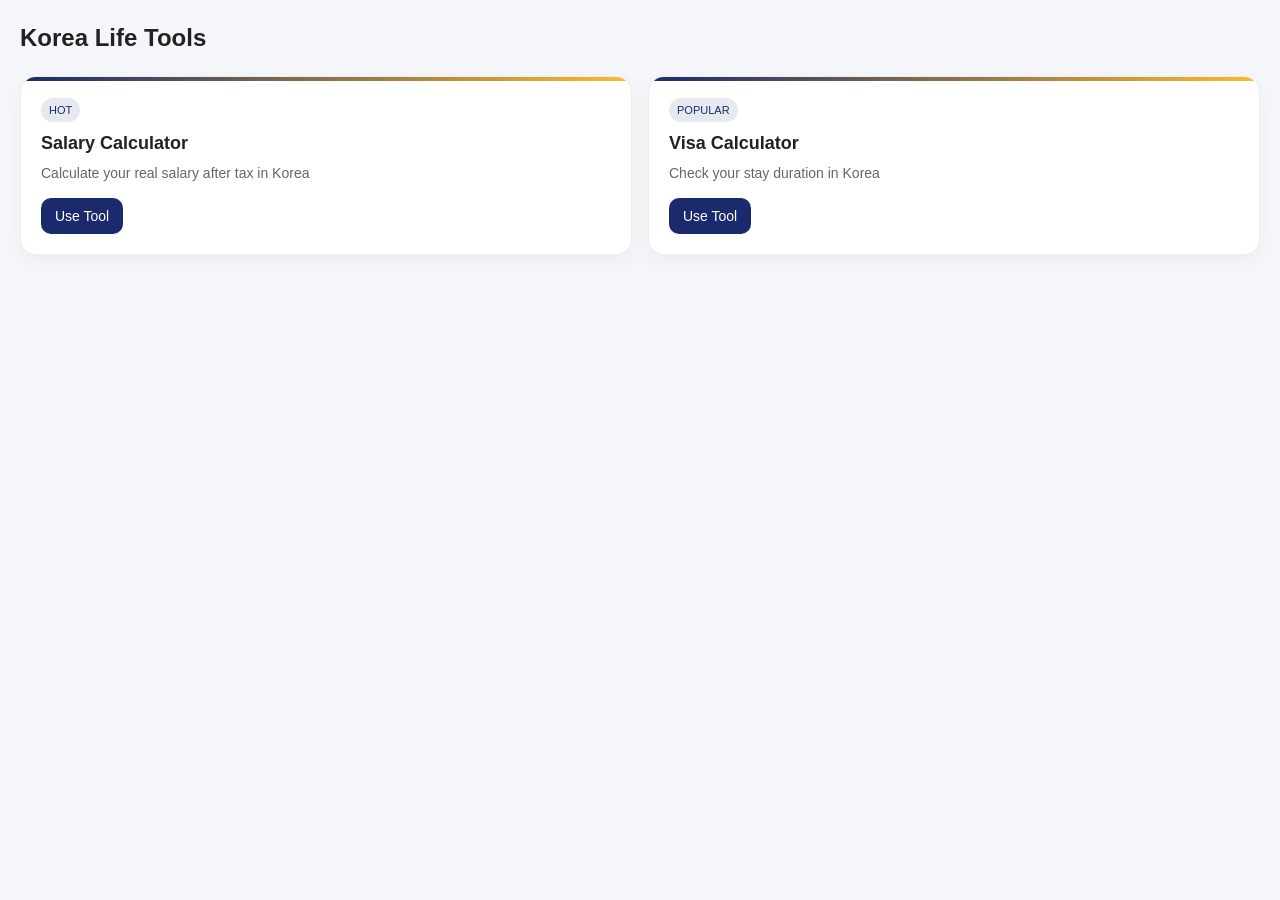
<file: index.html>
<!DOCTYPE html>
<html lang="en">
<head>
  <meta charset="UTF-8">
  <title>Korea Life Tools</title>

  <link rel="stylesheet" href="css/style.css">

  <style>
    body {
      font-family: Arial;
      background: #f4f6f9;
      padding: 20px;
    }

    .iframe-container {
      margin-top: 20px;
      border-radius: 16px;
      overflow: hidden;
      box-shadow: 0 10px 30px rgba(0,0,0,0.1);
      background: white;
    }

    iframe {
      width: 100%;
      height: 600px;
      border: none;
    }
  </style>
</head>

<body>

<h2>Korea Life Tools</h2>

<div class="tool-grid">

  <!-- Salary Calculator 카드 -->
  <div class="tool-card">
    <div class="badge">HOT</div>
    <div class="tool-title">Salary Calculator</div>
    <div class="tool-desc">Calculate your real salary after tax in Korea</div>

    <button class="main-btn" onclick="loadTool('salary')">
      Use Tool
    </button>
  </div>

  <!-- Visa Calculator 카드 -->
  <div class="tool-card">
    <div class="badge">POPULAR</div>
    <div class="tool-title">Visa Calculator</div>
    <div class="tool-desc">Check your stay duration in Korea</div>

    <button class="main-btn" onclick="loadTool('visa')">
      Use Tool
    </button>
  </div>

</div>

<!-- 🔥 iframe 영역 -->
<div class="iframe-container" id="viewer" style="display:none;">
  <iframe id="toolFrame"></iframe>
</div>

<script>
function loadTool(tool) {
  const frame = document.getElementById('toolFrame');
  const viewer = document.getElementById('viewer');

  if (tool === 'salary') {
    frame.src = 'tools/salary.html';
  } else if (tool === 'visa') {
    frame.src = 'tools/visa.html';
  }

  viewer.style.display = 'block';

  // 스크롤 자동 이동 (UX 핵심)
  viewer.scrollIntoView({ behavior: 'smooth' });
}
</script>

</body>
</html>
</file>
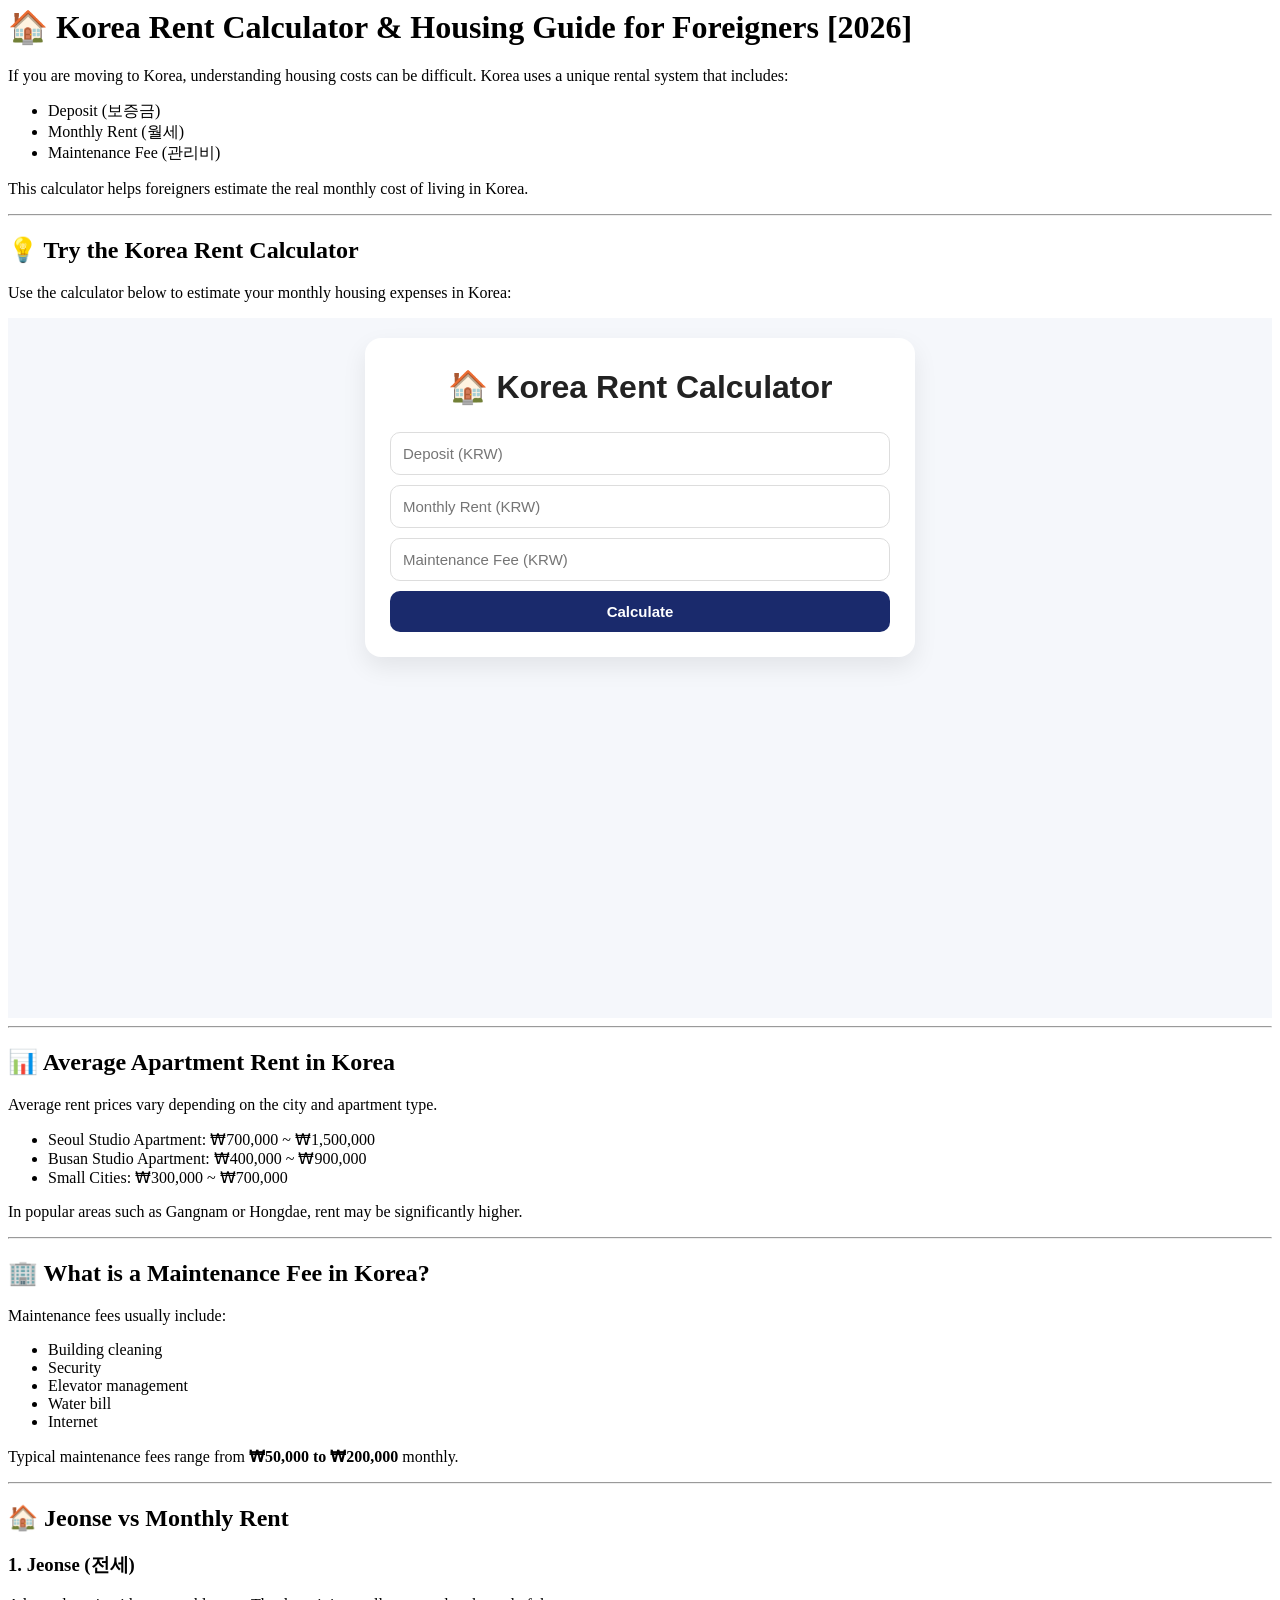
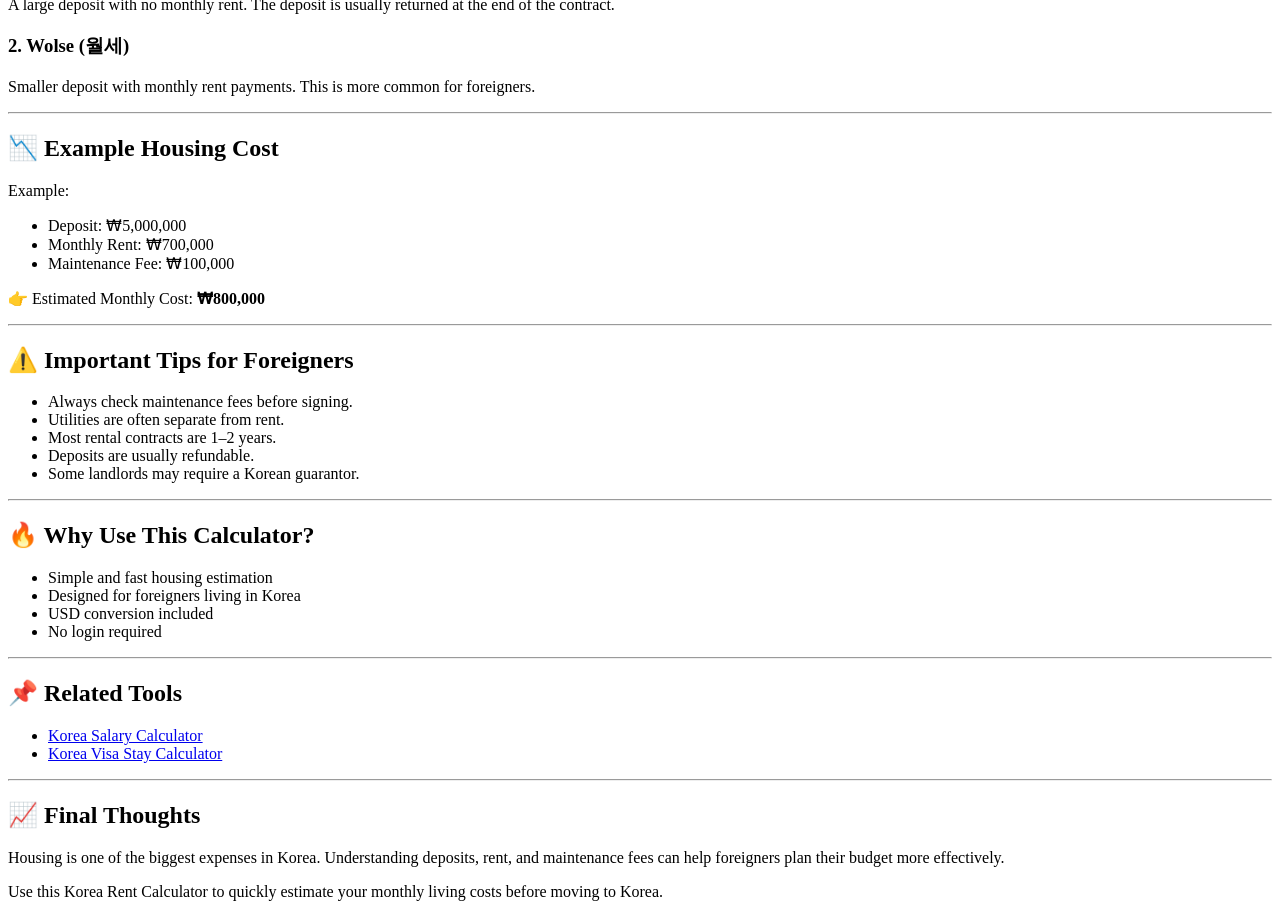
<file: blog/blog_salary.html>
<html lang="en">
<head>

  <meta charset="UTF-8"></meta>

  <title>
    Korea Rent Calculator & Average Apartment Cost for Foreigners 2026
  </title>

  <meta
    content="Calculate monthly rent, deposit, maintenance fee, and USD conversion in Korea. Simple Korea rent calculator for foreigners."
    name="description"></meta>

  <meta
    content="Korea rent calculator, Korea apartment rent, Seoul rent, Korea housing, Jeonse, monthly rent Korea, foreigner housing Korea"
    name="keywords"></meta>

  <meta
    content="width=device-width, initial-scale=1.0"
    name="viewport"></meta>

</head>

<body>

<h1>
🏠 Korea Rent Calculator & Housing Guide for Foreigners [2026]
</h1>

<p>
If you are moving to Korea, understanding housing costs can be difficult.
Korea uses a unique rental system that includes:
</p>

<ul>
  <li>Deposit (보증금)</li>
  <li>Monthly Rent (월세)</li>
  <li>Maintenance Fee (관리비)</li>
</ul>

<p>
This calculator helps foreigners estimate the real monthly cost of living in Korea.
</p>

<hr />

<h2>
💡 Try the Korea Rent Calculator
</h2>

<p>
Use the calculator below to estimate your monthly housing expenses in Korea:
</p>

<!-- 🔥 RENT CALCULATOR IFRAME -->

<iframe
  src="https://classicgwak-dev.github.io/korea-tools/tools/rent.html"
  width="100%"
  height="700"
  style="border:none;">
</iframe>

<hr />

<h2>
📊 Average Apartment Rent in Korea
</h2>

<p>
Average rent prices vary depending on the city and apartment type.
</p>

<ul>
  <li>Seoul Studio Apartment: ₩700,000 ~ ₩1,500,000</li>
  <li>Busan Studio Apartment: ₩400,000 ~ ₩900,000</li>
  <li>Small Cities: ₩300,000 ~ ₩700,000</li>
</ul>

<p>
In popular areas such as Gangnam or Hongdae, rent may be significantly higher.
</p>

<hr />

<h2>
🏢 What is a Maintenance Fee in Korea?
</h2>

<p>
Maintenance fees usually include:
</p>

<ul>
  <li>Building cleaning</li>
  <li>Security</li>
  <li>Elevator management</li>
  <li>Water bill</li>
  <li>Internet</li>
</ul>

<p>
Typical maintenance fees range from
<strong>₩50,000 to ₩200,000</strong> monthly.
</p>

<hr />

<h2>
🏠 Jeonse vs Monthly Rent
</h2>

<h3>
1. Jeonse (전세)
</h3>

<p>
A large deposit with no monthly rent.
The deposit is usually returned at the end of the contract.
</p>

<h3>
2. Wolse (월세)
</h3>

<p>
Smaller deposit with monthly rent payments.
This is more common for foreigners.
</p>

<hr />

<h2>
📉 Example Housing Cost
</h2>

<p>
Example:
</p>

<ul>
  <li>Deposit: ₩5,000,000</li>
  <li>Monthly Rent: ₩700,000</li>
  <li>Maintenance Fee: ₩100,000</li>
</ul>

<p>
👉 Estimated Monthly Cost:
<strong>₩800,000</strong>
</p>

<hr />

<h2>
⚠️ Important Tips for Foreigners
</h2>

<ul>
  <li>Always check maintenance fees before signing.</li>
  <li>Utilities are often separate from rent.</li>
  <li>Most rental contracts are 1–2 years.</li>
  <li>Deposits are usually refundable.</li>
  <li>Some landlords may require a Korean guarantor.</li>
</ul>

<hr />

<h2>
🔥 Why Use This Calculator?
</h2>

<ul>
  <li>Simple and fast housing estimation</li>
  <li>Designed for foreigners living in Korea</li>
  <li>USD conversion included</li>
  <li>No login required</li>
</ul>

<hr />

<h2>
📌 Related Tools
</h2>

<ul>
  <li>
    <a href="https://korealivingtools.blogspot.com/2026/05/korea-salary-calculator.html">
      Korea Salary Calculator
    </a>
  </li>

  <li>
    <a href="https://korealivingtools.blogspot.com/2026/05/korea-visa-stay-calculator.html">
      Korea Visa Stay Calculator
    </a>
  </li>
</ul>

<hr />

<h2>
📈 Final Thoughts
</h2>

<p>
Housing is one of the biggest expenses in Korea.
Understanding deposits, rent, and maintenance fees can help foreigners plan their budget more effectively.
</p>

<p>
Use this Korea Rent Calculator to quickly estimate your monthly living costs before moving to Korea.
</p>

</body>
</html>
</file>
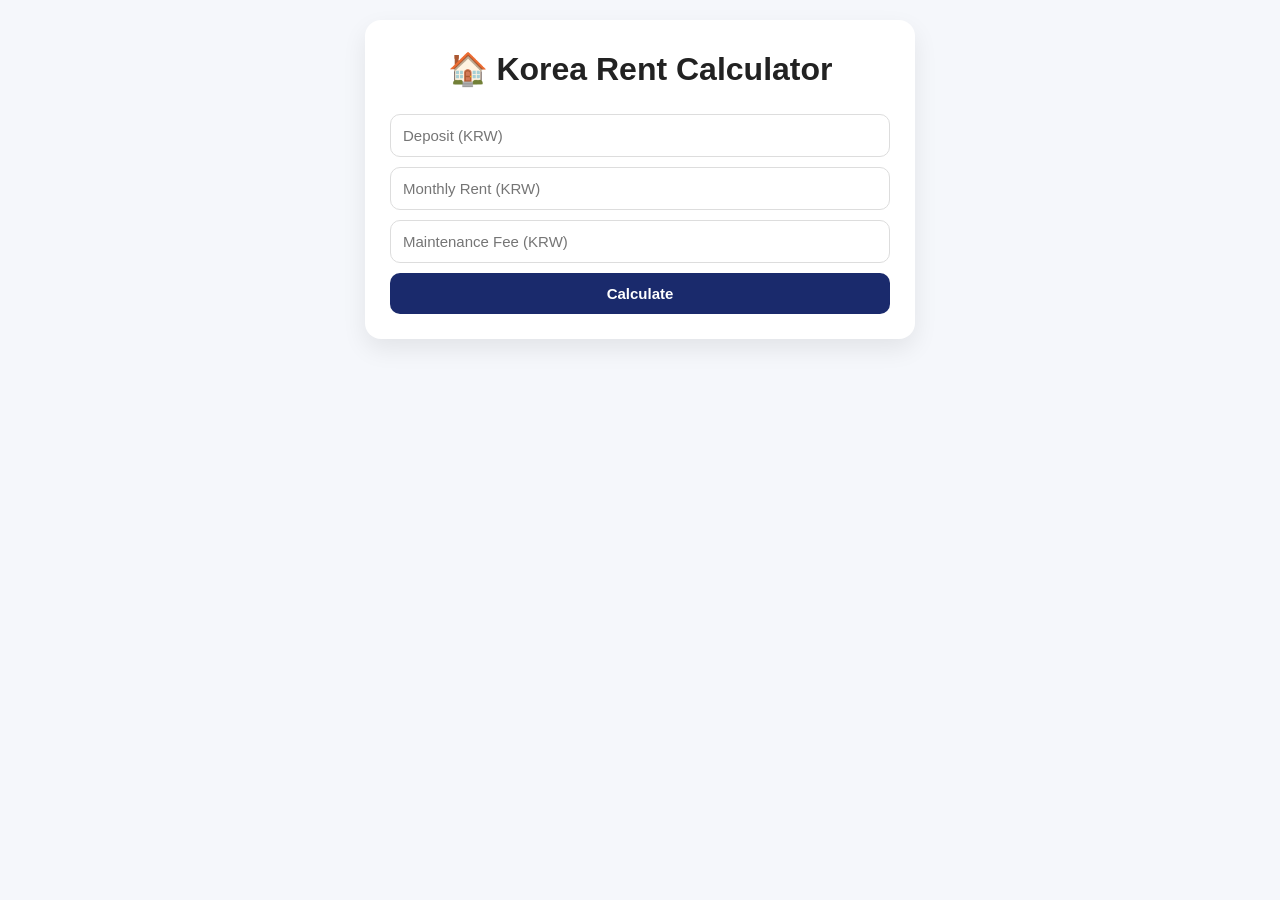
<file: tools/rent.html>
<!DOCTYPE html>
<html lang="en">
<head>
  <meta charset="UTF-8">
  <title>Korea Rent Calculator</title>
  <meta name="viewport" content="width=device-width, initial-scale=1.0">

  <!-- 외부 CSS 연결 -->
  <link rel="stylesheet" href="https://classicgwak-dev.github.io/korea-tools/css/style.css">

</head>

<body>

<div class="form-container">

  <h1 style="text-align:center;">
    🏠 Korea Rent Calculator
  </h1>

  <!-- 입력 -->

  <input 
    type="number"
    id="deposit"
    class="form-input"
    placeholder="Deposit (KRW)"
  >

  <input 
    type="number"
    id="rent"
    class="form-input"
    placeholder="Monthly Rent (KRW)"
  >

  <input 
    type="number"
    id="maintenance"
    class="form-input"
    placeholder="Maintenance Fee (KRW)"
  >

  <button 
    class="form-button"
    onclick="calculateRent()"
  >
    Calculate
  </button>

  <!-- 결과 -->

  <div 
    class="result-box"
    id="result"
    style="display:none;"
  >

    <div class="result-row">
      <span>Deposit</span>
      <span id="depositResult">-</span>
    </div>

    <div class="result-row">
      <span>Monthly Rent</span>
      <span id="rentResult">-</span>
    </div>

    <div class="result-row">
      <span>Maintenance Fee</span>
      <span id="maintenanceResult">-</span>
    </div>

    <hr>

    <div class="result-row result-total">
      <span>Total Monthly Cost</span>
      <span id="totalCost">-</span>
    </div>

    <div class="result-row result-highlight">
      <span>Estimated USD</span>
      <span id="usdCost">-</span>
    </div>

  </div>

</div>

<script>

function formatKRW(num) {
  return Number(num).toLocaleString('en-US') + ' KRW';
}

function calculateRent() {

  const deposit =
    parseFloat(document.getElementById('deposit').value) || 0;

  const rent =
    parseFloat(document.getElementById('rent').value) || 0;

  const maintenance =
    parseFloat(document.getElementById('maintenance').value) || 0;

  const total = rent + maintenance;

  // 대략 환율
  const usd = total / 1380;

  document.getElementById('depositResult').innerText =
    formatKRW(deposit);

  document.getElementById('rentResult').innerText =
    formatKRW(rent);

  document.getElementById('maintenanceResult').innerText =
    formatKRW(maintenance);

  document.getElementById('totalCost').innerText =
    formatKRW(total);

  document.getElementById('usdCost').innerText =
    '$' + usd.toFixed(2);

  document.getElementById('result').style.display = 'block';
}

</script>

</body>
</html>
</file>
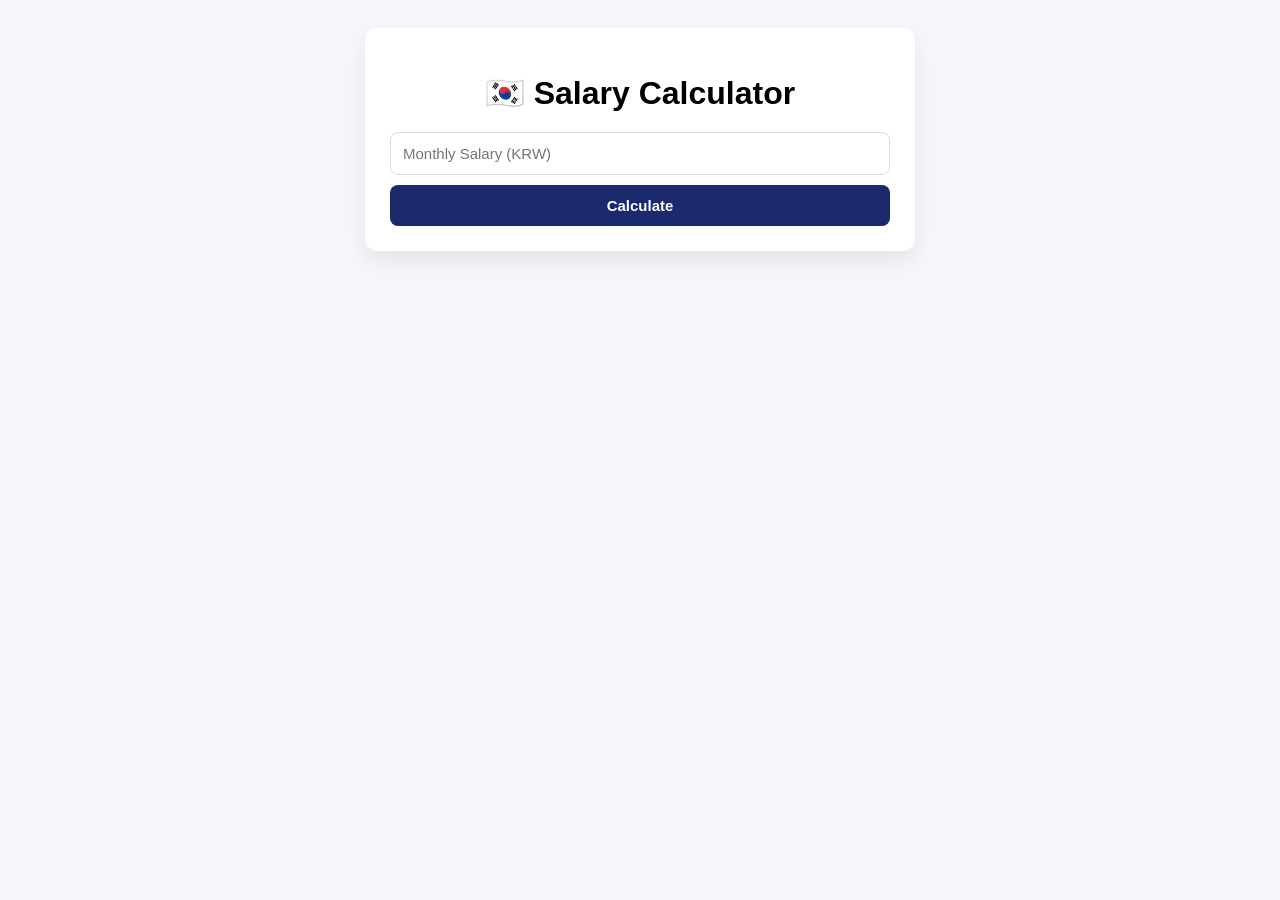
<file: tools/salary.html>
<!DOCTYPE html>
<html lang="en">
<head>
  <meta charset="UTF-8">
  <title>Korea Salary Calculator</title>
  <meta name="viewport" content="width=device-width, initial-scale=1.0">

  <style>
    body {
      font-family: Arial, sans-serif;
      background: #f5f7fb;
      padding: 20px;
    }

    .container {
      max-width: 500px;
      margin: auto;
      background: #fff;
      padding: 25px;
      border-radius: 12px;
      box-shadow: 0 10px 25px rgba(0,0,0,0.08);
    }

    h1 {
      text-align: center;
      margin-bottom: 20px;
    }

    input, button {
      width: 100%;
      padding: 12px;
      margin-top: 10px;
      border-radius: 8px;
      border: 1px solid #ddd;
      font-size: 15px;
      box-sizing: border-box;
    }

    input {
      border: 1px solid #ddd;
      display: block;
    }

    button {
      background: #1a2a6c;
      color: white;
      border: none;
      cursor: pointer;
      font-weight: bold;
        display: block;
    }

    .result {
      margin-top: 20px;
      padding: 15px;
      background: #f0f4ff;
      border-radius: 10px;
      display: none;
    }

    .row {
      display: flex;
      justify-content: space-between;
      margin: 6px 0;
    }

    .total {
      font-weight: bold;
      margin-top: 10px;
    }

    .net {
      font-size: 18px;
      font-weight: bold;
      color: #1a2a6c;
      margin-top: 10px;
    }
  </style>
</head>

<body>

<div class="container">
  <h1>🇰🇷 Salary Calculator</h1>

  <!-- 입력 -->
  <input type="number" id="salary" placeholder="Monthly Salary (KRW)">

  <button onclick="calculateSalary()">Calculate</button>

  <!-- 결과 -->
  <div class="result" id="result">

    <div class="row">
      <span>Pension</span>
      <span id="pension">-</span>
    </div>

    <div class="row">
      <span>Health Insurance</span>
      <span id="health">-</span>
    </div>

    <div class="row">
      <span>Employment Insurance</span>
      <span id="employment">-</span>
    </div>

    <div class="row">
      <span>Tax</span>
      <span id="tax">-</span>
    </div>

    <hr>

    <div class="row total">
      <span>Total Deduction</span>
      <span id="total">-</span>
    </div>

    <div class="row net">
      <span>Take-home Pay</span>
      <span id="net">-</span>
    </div>

  </div>
</div>

<!-- 🔥 JS 연결 -->
<script src="../js/calculator.js"></script>

</body>
</html>
</file>
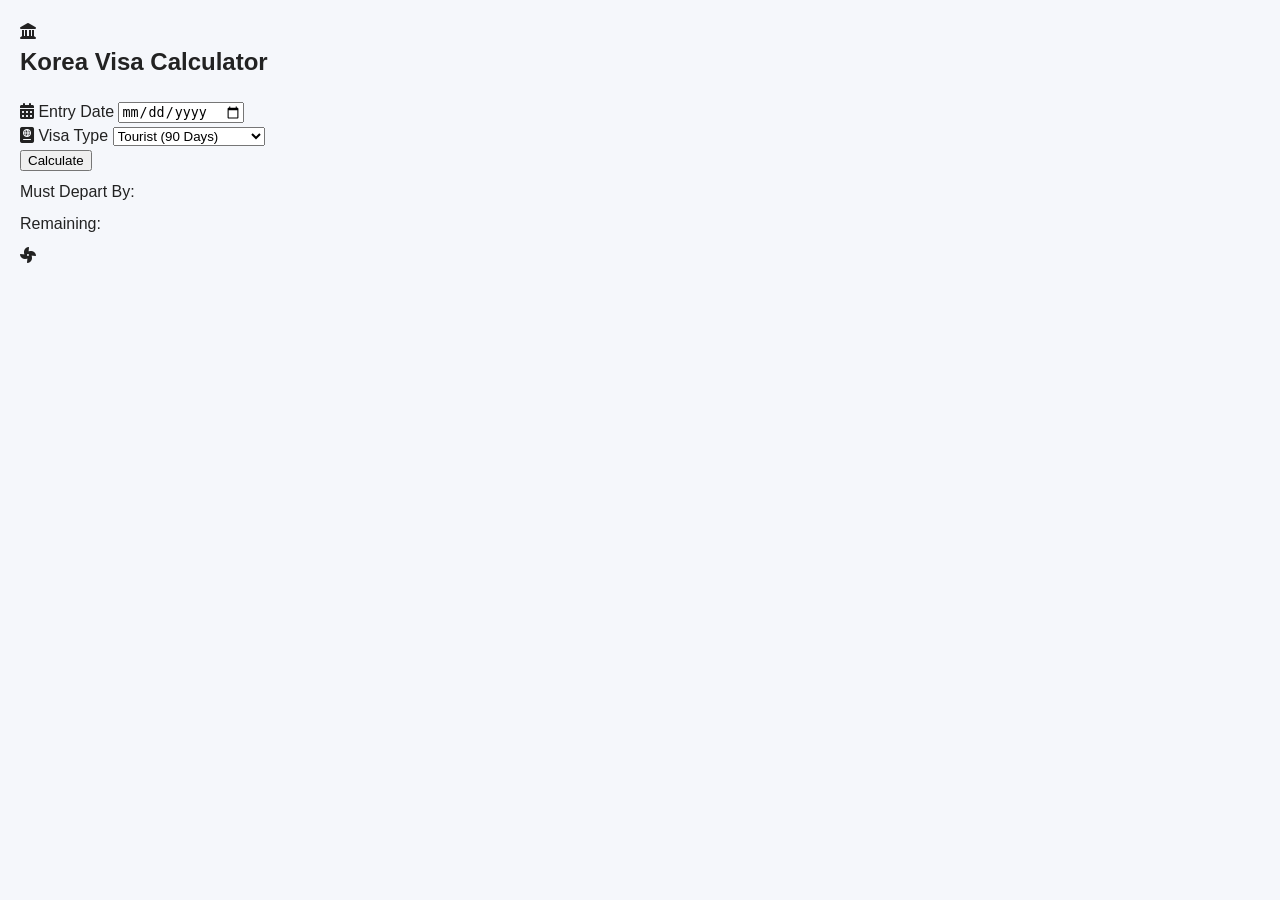
<file: tools/visa.html>
<!DOCTYPE html>
<html lang="en">
<head>
    <meta charset="UTF-8">
    <meta name="viewport" content="width=device-width, initial-scale=1.0">
    <title>Korea Visa Calculator</title>
    <link rel="stylesheet" href="https://cdnjs.cloudflare.com/ajax/libs/font-awesome/6.0.0/css/all.min.css">
    <link rel="stylesheet" href="../css/style.css">
</head>
<body>

<div class="visa-calc-card">
    <div class="deco-icon-top"><i class="fas fa-landmark"></i></div>
    
    <h2 class="calc-title">Korea Visa Calculator</h2>

    <div class="input-section">
        <div class="field-box">
            <label><i class="fas fa-calendar-alt"></i> Entry Date</label>
            <input type="date" id="entryDate">
        </div>

        <div class="field-box">
            <label><i class="fas fa-passport"></i> Visa Type</label>
            <select id="visaType">
                <option value="30">Tourist (30 Days)</option>
                <option value="90" selected>Tourist (90 Days)</option>
                <option value="180">Long-term (180 Days)</option>
            </select>
        </div>
    </div>

    <button id="calculateBtn" class="calc-btn">Calculate</button>

    <div id="resultArea" class="result-display hidden">
        <div class="result-row">
            <span class="res-label">Must Depart By:</span>
            <span id="departDate" class="res-value date-highlight"></span>
        </div>
        <div class="result-row last">
            <span class="res-label">Remaining:</span>
            <span id="remainingDays" class="res-value"></span>
        </div>
    </div>

    <div class="deco-icon-bottom"><i class="fas fa-fan"></i></div>
</div>

<script src="../js/main.js"></script>
<script src="../js/visa.js"></script>

</body>
</html>
</file>
<file: css/style.css>
:root {
    --primary-blue: #1a2a6c;
    --accent-gold: #fdbb2d;
    --bg-light: #f5f7fb;
    --text-dark: #222;
}

/* =========================
   GLOBAL
========================= */

body {
    font-family: Arial, sans-serif;
    background: var(--bg-light);
    color: var(--text-dark);
    margin: 0;
    padding: 20px;
    line-height: 1.5;
}

h1, h2, h3 {
    margin-top: 0;
}

/* =========================
   TOOL GRID
========================= */

.tool-grid {
    display: grid;
    grid-template-columns: 1fr;
    gap: 16px;
}

@media (min-width: 768px) {
    .tool-grid {
        grid-template-columns: 1fr 1fr;
    }
}

/* =========================
   SAAS DASHBOARD CARD
========================= */

.tool-card {
    background: #ffffff;
    border-radius: 16px;
    padding: 20px;
    border: 1px solid #eee;
    box-shadow: 0 6px 18px rgba(0,0,0,0.04);
    transition: all 0.25s ease;
    position: relative;
    overflow: hidden;
}

/* TOP ACCENT LINE */

.tool-card::before {
    content: "";
    position: absolute;
    top: 0;
    left: 0;
    height: 4px;
    width: 100%;
    background: linear-gradient(
        90deg,
        var(--primary-blue),
        var(--accent-gold)
    );
}

/* HOVER EFFECT */

.tool-card:hover {
    transform: translateY(-5px);
    box-shadow: 0 20px 50px rgba(0,0,0,0.12);
}

/* =========================
   CARD CONTENT
========================= */

.tool-title {
    font-size: 18px;
    font-weight: 700;
    margin-bottom: 6px;
}

.tool-desc {
    font-size: 14px;
    color: #666;
    margin-bottom: 14px;
}

/* =========================
   BUTTON
========================= */

.main-btn {
    display: inline-block;
    padding: 10px 14px;
    border-radius: 10px;
    background: var(--primary-blue);
    color: white;
    text-decoration: none;
    font-size: 14px;
    transition: 0.2s;
    border: none;
    cursor: pointer;
}

.main-btn:hover {
    background: var(--accent-gold);
    color: #000;
}

/* =========================
   BADGE
========================= */

.badge {
    display: inline-block;
    font-size: 11px;
    padding: 4px 8px;
    border-radius: 999px;
    background: rgba(26, 42, 108, 0.1);
    color: var(--primary-blue);
    margin-bottom: 8px;
}

/* =========================
   FORM UI
========================= */

.form-container {
    max-width: 500px;
    margin: auto;
    background: #fff;
    padding: 25px;
    border-radius: 16px;
    box-shadow: 0 10px 25px rgba(0,0,0,0.08);
}

.form-input,
.form-button {
    width: 100%;
    padding: 12px;
    margin-top: 10px;
    border-radius: 10px;
    font-size: 15px;
    box-sizing: border-box;
}

.form-input {
    border: 1px solid #ddd;
    display: block;
}

.form-button {
    background: var(--primary-blue);
    color: white;
    border: none;
    cursor: pointer;
    font-weight: bold;
    display: block;
    transition: 0.2s;
}

.form-button:hover {
    background: var(--accent-gold);
    color: #000;
}

/* =========================
   RESULT BOX
========================= */

.result-box {
    margin-top: 20px;
    padding: 15px;
    background: #f0f4ff;
    border-radius: 12px;
}

.result-row {
    display: flex;
    gap: 10px;
    align-items: center;
    margin: 8px 0;
}

.result-total {
    font-weight: bold;
    margin-top: 10px;
}

.result-highlight {
    font-size: 18px;
    font-weight: bold;
    color: var(--primary-blue);
    margin-top: 10px;
}
</file>
